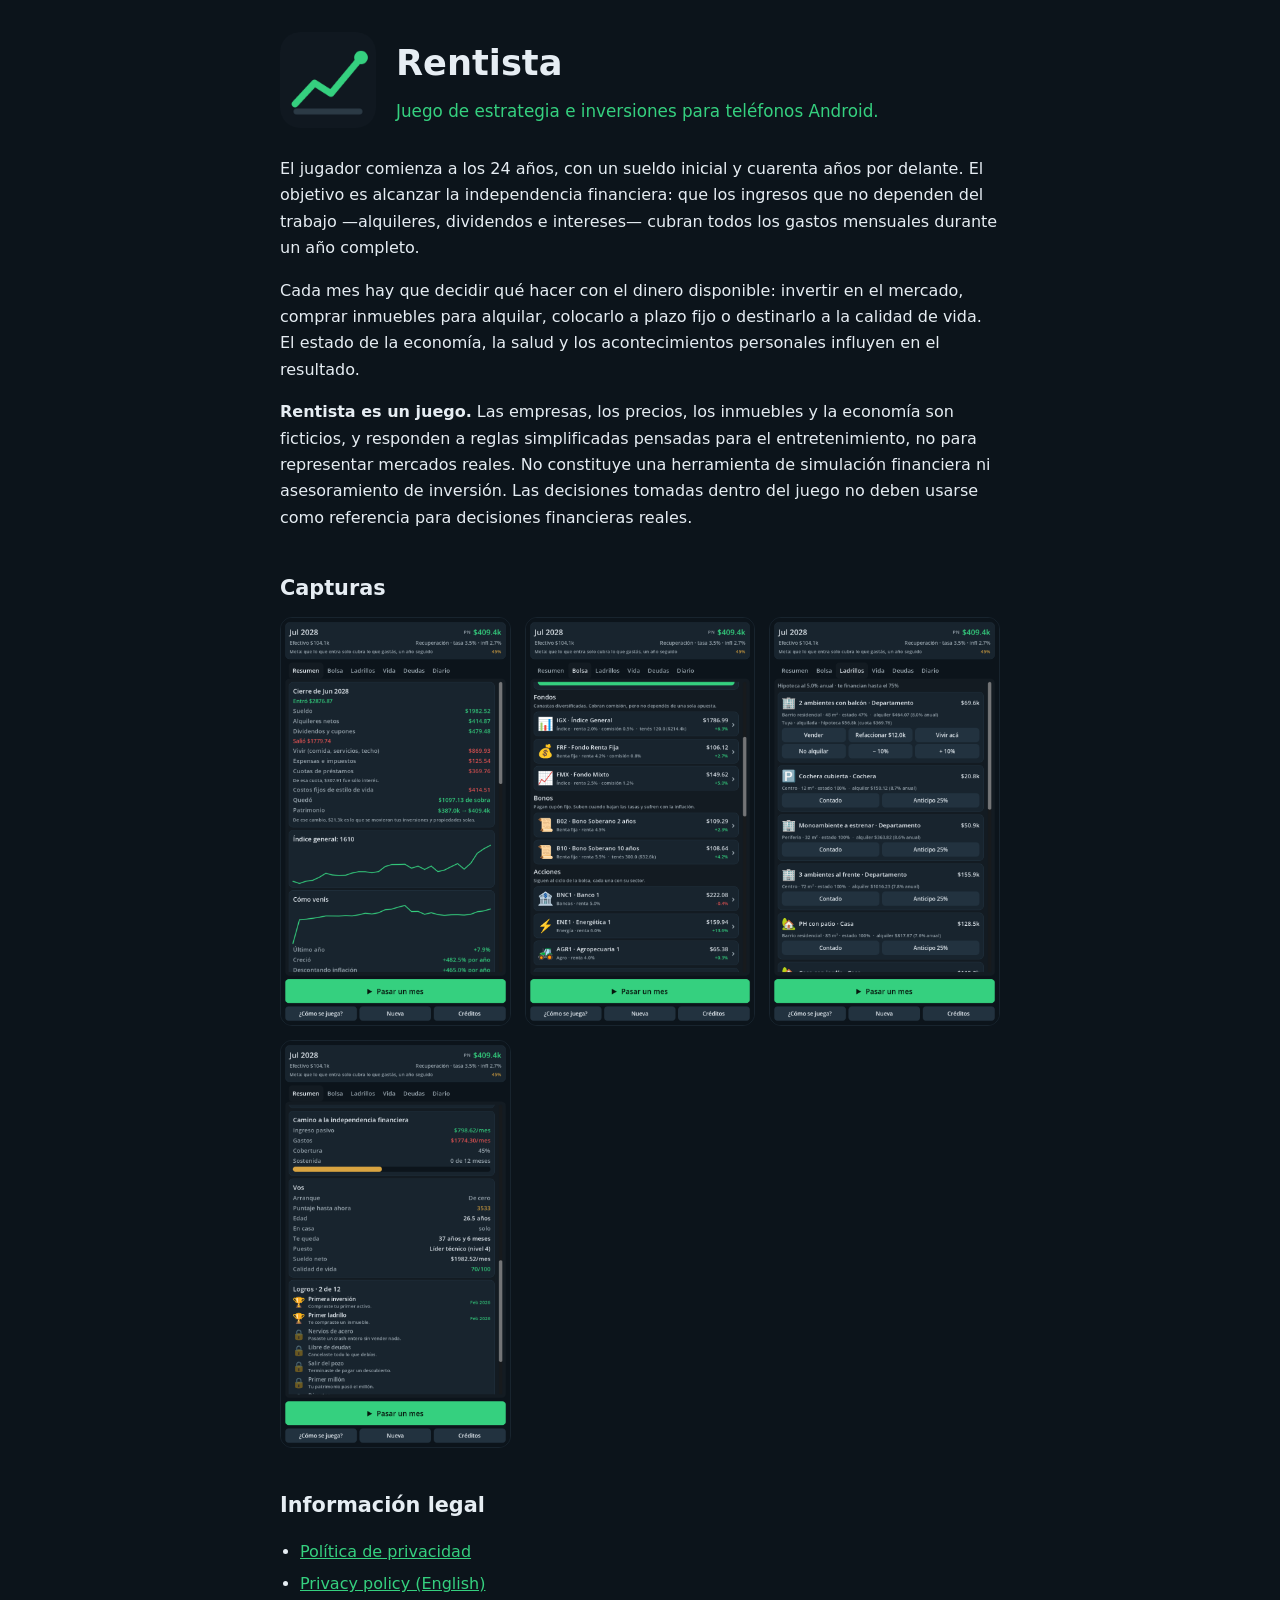
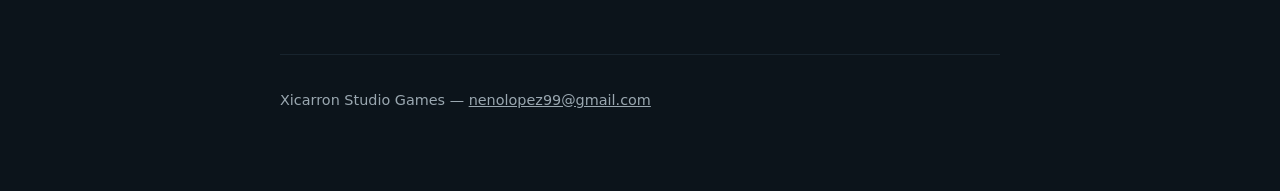
<file: index.html>
<!DOCTYPE html>
<html lang="es">
<head>
<meta charset="utf-8">
<meta name="viewport" content="width=device-width, initial-scale=1">
<title>Rentista — Xicarron Studio Games</title>
<meta name="description" content="Juego de estrategia e inversiones: cuarenta años de decisiones para vivir de los ingresos que genera un patrimonio.">
<link rel="stylesheet" href="estilo.css">
</head>
<body>
<main>
  <header class="portada">
    <img src="icono.png" alt="" width="96" height="96">
    <div>
      <h1>Rentista</h1>
      <p class="bajada">Juego de estrategia e inversiones para teléfonos Android.</p>
    </div>
  </header>

  <p>El jugador comienza a los 24 años, con un sueldo inicial y cuarenta años
  por delante. El objetivo es alcanzar la independencia financiera: que los
  ingresos que no dependen del trabajo —alquileres, dividendos e intereses—
  cubran todos los gastos mensuales durante un año completo.</p>

  <p>Cada mes hay que decidir qué hacer con el dinero disponible: invertir en
  el mercado, comprar inmuebles para alquilar, colocarlo a plazo fijo o
  destinarlo a la calidad de vida. El estado de la economía, la salud y los
  acontecimientos personales influyen en el resultado.</p>

  <p class="aviso"><strong>Rentista es un juego.</strong> Las empresas, los
  precios, los inmuebles y la economía son ficticios, y responden a reglas
  simplificadas pensadas para el entretenimiento, no para representar mercados
  reales. No constituye una herramienta de simulación financiera ni
  asesoramiento de inversión. Las decisiones tomadas dentro del juego no deben
  usarse como referencia para decisiones financieras reales.</p>

  <h2>Capturas</h2>
  <div class="capturas">
    <img src="capturas/1-resumen.png" alt="Cierre de mes con el detalle de ingresos y gastos" loading="lazy">
    <img src="capturas/2-bolsa.png" alt="Lista de activos del mercado" loading="lazy">
    <img src="capturas/3-ladrillos.png" alt="Inmuebles disponibles y el departamento propio" loading="lazy">
    <img src="capturas/5-independencia.png" alt="Progreso hacia la independencia financiera" loading="lazy">
  </div>

  <h2>Información legal</h2>
  <ul>
    <li><a href="privacidad/">Política de privacidad</a></li>
    <li><a href="privacy/">Privacy policy (English)</a></li>
  </ul>

  <footer>
    <p>Xicarron Studio Games — <a href="mailto:nenolopez99@gmail.com">nenolopez99@gmail.com</a></p>
  </footer>
</main>
</body>
</html>
</file>
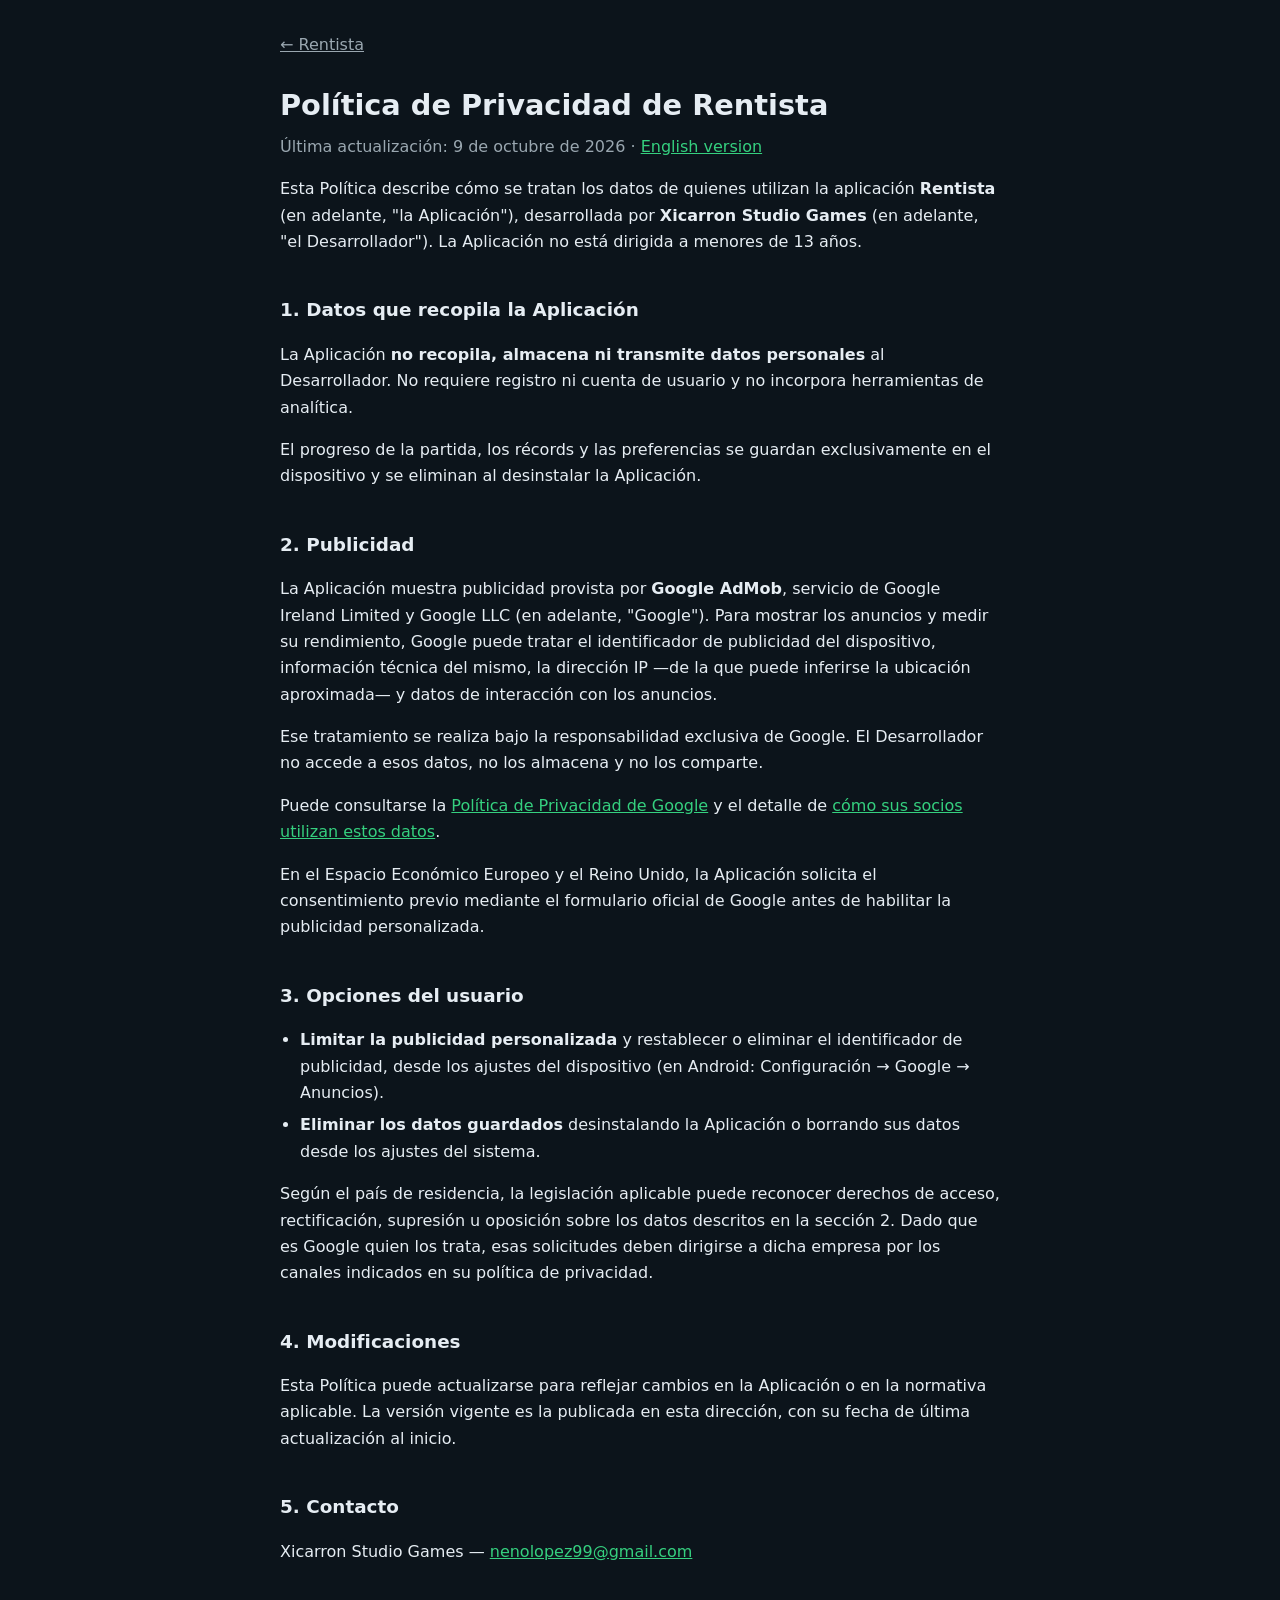
<file: privacidad/index.html>
<!DOCTYPE html>
<html lang="es">
<head>
<meta charset="utf-8">
<meta name="viewport" content="width=device-width, initial-scale=1">
<title>Política de Privacidad — Rentista</title>
<link rel="stylesheet" href="../estilo.css">
</head>
<body>
<main class="legal">
  <a class="volver" href="../">← Rentista</a>

  <h1>Política de Privacidad de Rentista</h1>
  <p class="fecha">Última actualización: 9 de octubre de 2026 · <a href="../privacy/">English version</a></p>

  <p>Esta Política describe cómo se tratan los datos de quienes utilizan la
  aplicación <strong>Rentista</strong> (en adelante, "la Aplicación"),
  desarrollada por <strong>Xicarron Studio Games</strong> (en adelante, "el
  Desarrollador"). La Aplicación no está dirigida a menores de 13 años.</p>

  <h2>1. Datos que recopila la Aplicación</h2>
  <p>La Aplicación <strong>no recopila, almacena ni transmite datos
  personales</strong> al Desarrollador. No requiere registro ni cuenta de
  usuario y no incorpora herramientas de analítica.</p>
  <p>El progreso de la partida, los récords y las preferencias se guardan
  exclusivamente en el dispositivo y se eliminan al desinstalar la
  Aplicación.</p>

  <h2>2. Publicidad</h2>
  <p>La Aplicación muestra publicidad provista por <strong>Google AdMob</strong>,
  servicio de Google Ireland Limited y Google LLC (en adelante, "Google"). Para
  mostrar los anuncios y medir su rendimiento, Google puede tratar el
  identificador de publicidad del dispositivo, información técnica del mismo, la
  dirección IP —de la que puede inferirse la ubicación aproximada— y datos de
  interacción con los anuncios.</p>
  <p>Ese tratamiento se realiza bajo la responsabilidad exclusiva de Google. El
  Desarrollador no accede a esos datos, no los almacena y no los comparte.</p>
  <p>Puede consultarse la <a href="https://policies.google.com/privacy">Política
  de Privacidad de Google</a> y el detalle de
  <a href="https://policies.google.com/technologies/partner-sites">cómo sus
  socios utilizan estos datos</a>.</p>
  <p>En el Espacio Económico Europeo y el Reino Unido, la Aplicación solicita el
  consentimiento previo mediante el formulario oficial de Google antes de
  habilitar la publicidad personalizada.</p>

  <h2>3. Opciones del usuario</h2>
  <ul>
    <li><strong>Limitar la publicidad personalizada</strong> y restablecer o
    eliminar el identificador de publicidad, desde los ajustes del dispositivo
    (en Android: Configuración → Google → Anuncios).</li>
    <li><strong>Eliminar los datos guardados</strong> desinstalando la
    Aplicación o borrando sus datos desde los ajustes del sistema.</li>
  </ul>
  <p>Según el país de residencia, la legislación aplicable puede reconocer
  derechos de acceso, rectificación, supresión u oposición sobre los datos
  descritos en la sección 2. Dado que es Google quien los trata, esas
  solicitudes deben dirigirse a dicha empresa por los canales indicados en su
  política de privacidad.</p>

  <h2>4. Modificaciones</h2>
  <p>Esta Política puede actualizarse para reflejar cambios en la Aplicación o
  en la normativa aplicable. La versión vigente es la publicada en esta
  dirección, con su fecha de última actualización al inicio.</p>

  <h2>5. Contacto</h2>
  <p>Xicarron Studio Games —
  <a href="mailto:nenolopez99@gmail.com">nenolopez99@gmail.com</a></p>
</main>
</body>
</html>
</file>
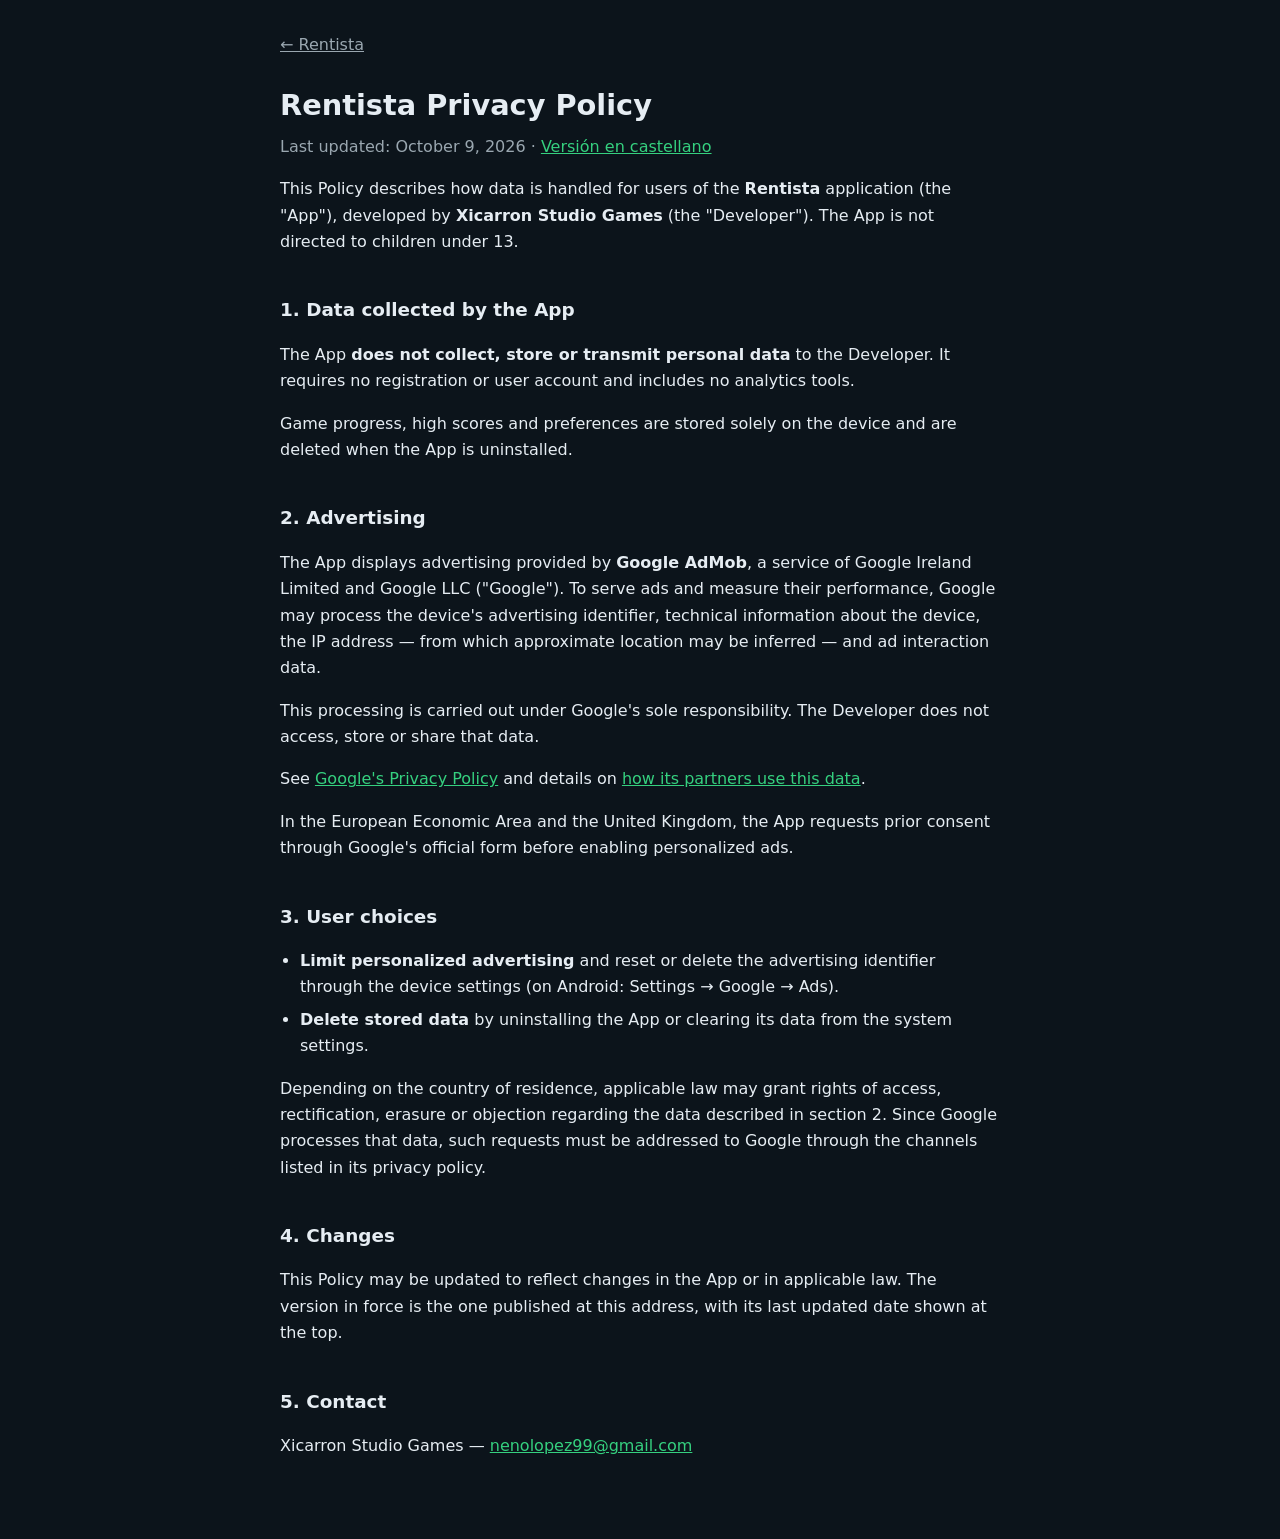
<file: privacy/index.html>
<!DOCTYPE html>
<html lang="en">
<head>
<meta charset="utf-8">
<meta name="viewport" content="width=device-width, initial-scale=1">
<title>Privacy Policy — Rentista</title>
<link rel="stylesheet" href="../estilo.css">
</head>
<body>
<main class="legal">
  <a class="volver" href="../">← Rentista</a>

  <h1>Rentista Privacy Policy</h1>
  <p class="fecha">Last updated: October 9, 2026 · <a href="../privacidad/">Versión en castellano</a></p>

  <p>This Policy describes how data is handled for users of the
  <strong>Rentista</strong> application (the "App"), developed by
  <strong>Xicarron Studio Games</strong> (the "Developer"). The App is not
  directed to children under 13.</p>

  <h2>1. Data collected by the App</h2>
  <p>The App <strong>does not collect, store or transmit personal data</strong>
  to the Developer. It requires no registration or user account and includes no
  analytics tools.</p>
  <p>Game progress, high scores and preferences are stored solely on the device
  and are deleted when the App is uninstalled.</p>

  <h2>2. Advertising</h2>
  <p>The App displays advertising provided by <strong>Google AdMob</strong>, a
  service of Google Ireland Limited and Google LLC ("Google"). To serve ads and
  measure their performance, Google may process the device's advertising
  identifier, technical information about the device, the IP address — from
  which approximate location may be inferred — and ad interaction data.</p>
  <p>This processing is carried out under Google's sole responsibility. The
  Developer does not access, store or share that data.</p>
  <p>See <a href="https://policies.google.com/privacy">Google's Privacy
  Policy</a> and details on
  <a href="https://policies.google.com/technologies/partner-sites">how its
  partners use this data</a>.</p>
  <p>In the European Economic Area and the United Kingdom, the App requests
  prior consent through Google's official form before enabling personalized
  ads.</p>

  <h2>3. User choices</h2>
  <ul>
    <li><strong>Limit personalized advertising</strong> and reset or delete the
    advertising identifier through the device settings (on Android: Settings →
    Google → Ads).</li>
    <li><strong>Delete stored data</strong> by uninstalling the App or clearing
    its data from the system settings.</li>
  </ul>
  <p>Depending on the country of residence, applicable law may grant rights of
  access, rectification, erasure or objection regarding the data described in
  section 2. Since Google processes that data, such requests must be addressed
  to Google through the channels listed in its privacy policy.</p>

  <h2>4. Changes</h2>
  <p>This Policy may be updated to reflect changes in the App or in applicable
  law. The version in force is the one published at this address, with its last
  updated date shown at the top.</p>

  <h2>5. Contact</h2>
  <p>Xicarron Studio Games —
  <a href="mailto:nenolopez99@gmail.com">nenolopez99@gmail.com</a></p>
</main>
</body>
</html>
</file>
<file: estilo.css>
/* Mismos colores que el juego. */
:root {
  --fondo: #0c141b;
  --panel: #18242e;
  --texto: #e6edf3;
  --apagado: #9aa7b0;
  --verde: #35d07f;
}

* { box-sizing: border-box; }

body {
  margin: 0;
  background: var(--fondo);
  color: var(--texto);
  font: 16px/1.65 system-ui, -apple-system, "Segoe UI", Roboto, sans-serif;
}

main {
  max-width: 760px;
  margin: 0 auto;
  padding: 32px 20px 64px;
}

a { color: var(--verde); }

h1 { font-size: 2.2rem; margin: 0; }
h2 { font-size: 1.3rem; margin: 40px 0 12px; }

.portada {
  display: flex;
  align-items: center;
  gap: 20px;
  flex-wrap: wrap;
  margin-bottom: 28px;
}

.portada img { border-radius: 20px; }

.bajada {
  color: var(--verde);
  margin: 6px 0 0;
  font-size: 1.05rem;
}

.capturas {
  display: grid;
  grid-template-columns: repeat(auto-fit, minmax(180px, 1fr));
  gap: 14px;
}

.capturas img {
  width: 100%;
  height: auto;
  border-radius: 12px;
  border: 1px solid var(--panel);
}

ul { padding-left: 20px; }
li { margin: 6px 0; }

/* Las políticas: texto largo, cómodo de leer. */
.legal h1 { font-size: 1.8rem; margin-bottom: 4px; }
.legal .fecha { color: var(--apagado); margin-top: 0; }
.legal h2 { font-size: 1.15rem; }
.legal p, .legal li { color: var(--texto); }
.legal code { word-break: break-all; }

.volver {
  display: inline-block;
  margin-bottom: 24px;
  color: var(--apagado);
}

footer {
  margin-top: 56px;
  padding-top: 20px;
  border-top: 1px solid var(--panel);
  color: var(--apagado);
  font-size: 0.9rem;
}

footer a { color: var(--apagado); }
</file>
